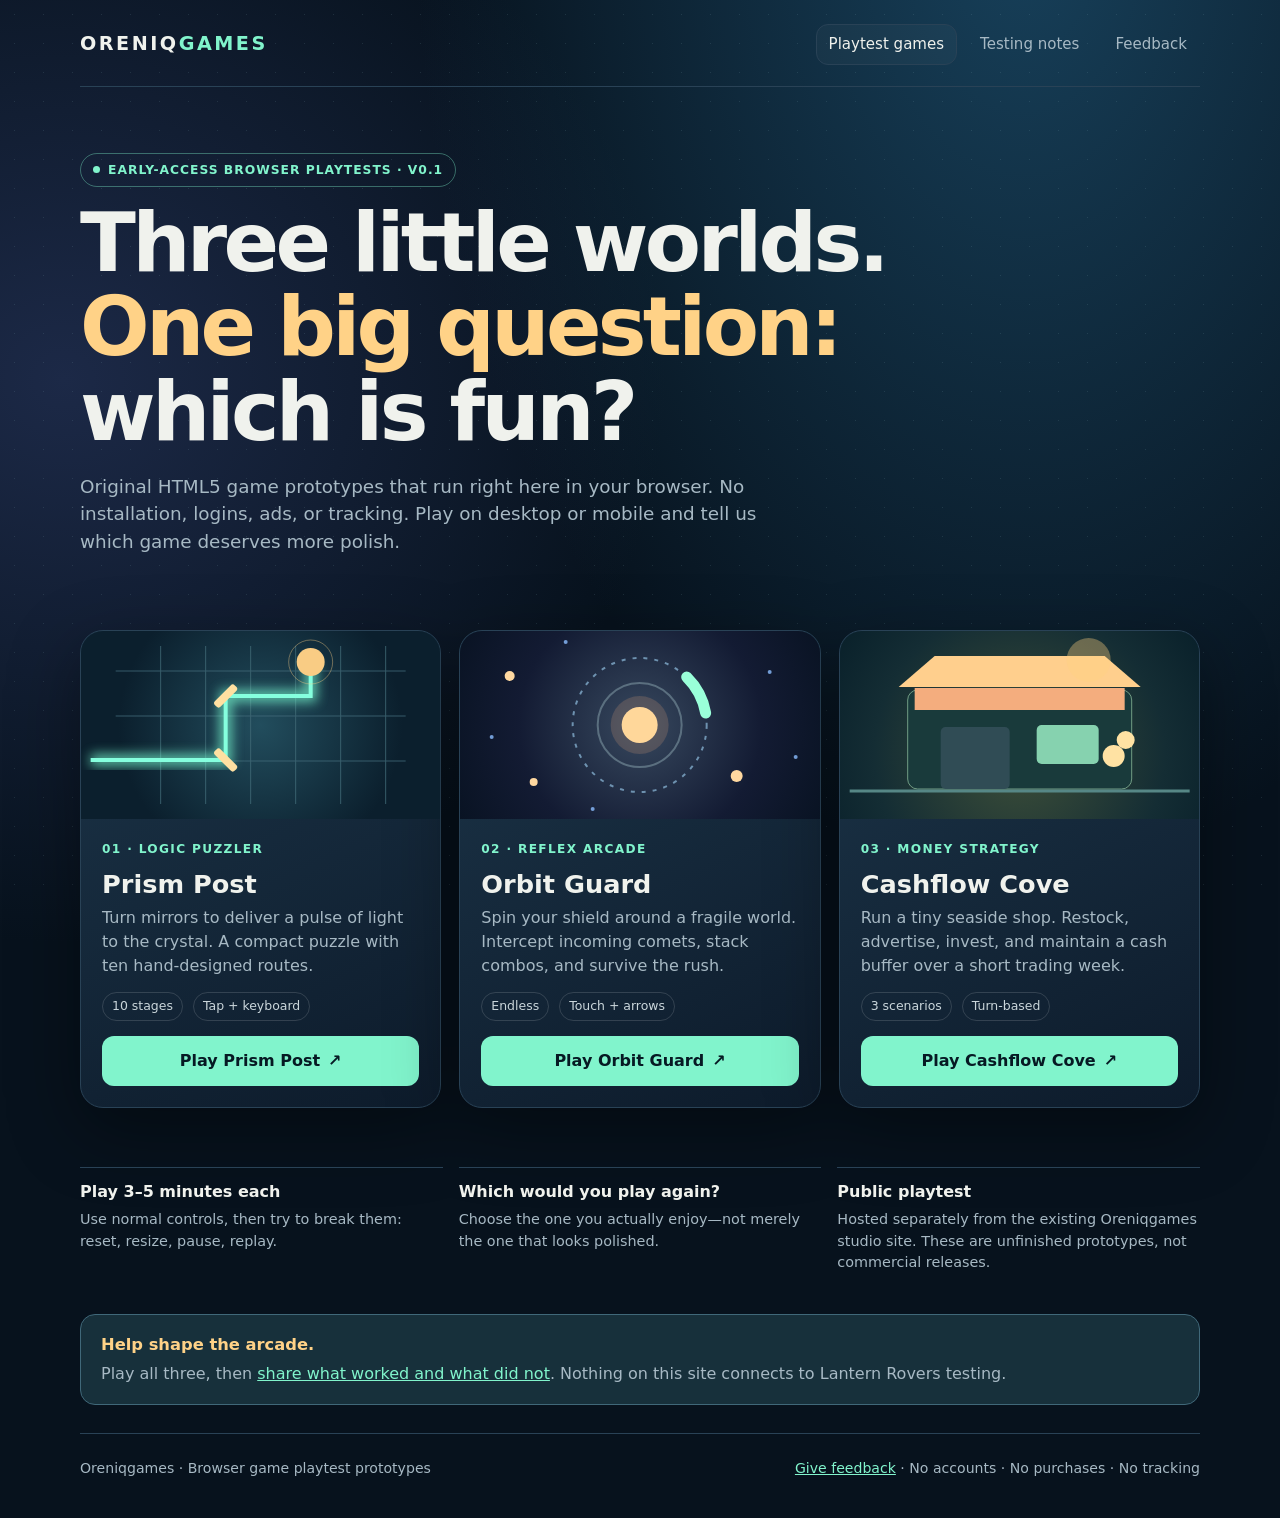
<file: arcade/index.html>
<!doctype html>
<html lang="en"><head><meta charset="UTF-8"><meta name="viewport" content="width=device-width,initial-scale=1"><meta name="theme-color" content="#07121d"><meta name="description" content="Play three original HTML5 browser-game prototypes from Oreniqgames. No accounts or downloads required."><title>Oreniqgames Arcade | Browser Game Playtests</title><meta name="robots" content="noindex,nofollow"><link rel="stylesheet" href="styles.css"></head>
<body><div class="wrap"><header class="topbar"><a class="brand" href="index.html">ORENIQ<span>GAMES</span><span class="sr-only"> Home</span></a><nav class="toplinks" aria-label="Main"><a href="#games" aria-current="page">Playtest games</a><a href="#testing">Testing notes</a><a href="feedback.html">Feedback</a></nav></header><main><section class="hero"><span class="pill">Early-access browser playtests · v0.1</span><h1>Three little worlds.<br><span class="accent">One big question:</span> which is fun?</h1><p class="lead">Original HTML5 game prototypes that run right here in your browser. No installation, logins, ads, or tracking. Play on desktop or mobile and tell us which game deserves more polish.</p></section><section id="games" aria-label="Playtest games"><div class="games-grid">
<article class="game-card"><div class="card-art"><svg viewBox="0 0 340 188" aria-hidden="true"><defs><filter id="glow1"><feGaussianBlur stdDeviation="6"/></filter></defs><g stroke="#426b78" stroke-width="1" opacity=".8"><path d="M70 15V173M115 15V173M160 15V173M205 15V173M250 15V173M295 15V173M25 40H315M25 85H315M25 130H315"/></g><path d="M0 129H135V65H220V31" fill="none" stroke="#77f8cf" stroke-width="12" filter="url(#glow1)" opacity=".75"/><path d="M0 129H135V65H220V31" fill="none" stroke="#85ffde" stroke-width="4"/><g transform="translate(135 129) rotate(45)"><rect x="-14" y="-4" width="28" height="8" rx="3" fill="#ffe0a1"/></g><g transform="translate(135 65) rotate(-45)"><rect x="-14" y="-4" width="28" height="8" rx="3" fill="#ffe0a1"/></g><circle cx="220" cy="31" r="14" fill="#f9cc84"/><circle cx="220" cy="31" r="22" fill="none" stroke="#f9cc84" opacity=".4"/></svg></div><main><span class="tagline">01 · Logic puzzler</span><h2>Prism Post</h2><p>Turn mirrors to deliver a pulse of light to the crystal. A compact puzzle with ten hand-designed routes.</p><div class="meta"><span>10 stages</span><span>Tap + keyboard</span></div><a class="btn wide" href="games/prism-post.html">Play Prism Post <span aria-hidden="true">↗</span></a></main></article>
<article class="game-card"><div class="card-art orbit"><svg viewBox="0 0 340 188" aria-hidden="true"><circle cx="170" cy="94" r="67" stroke="#6e92b0" stroke-width="2" stroke-dasharray="4 7" fill="none"/><circle cx="170" cy="94" r="42" stroke="#a9c9cc" stroke-width="2" opacity=".38" fill="none"/><circle cx="170" cy="94" r="29" fill="#f5ad78" opacity=".18"/><circle cx="170" cy="94" r="18" fill="#ffd79a"/><path d="M217 46 A67 67 0 0 1 236 82" stroke="#9affd9" stroke-width="11" stroke-linecap="round" fill="none"/><g fill="#ffd8a0"><circle cx="40" cy="45" r="5"/><circle cx="267" cy="145" r="6"/><circle cx="64" cy="151" r="4"/></g><g fill="#8bbdff" opacity=".8"><circle cx="22" cy="106" r="2"/><circle cx="300" cy="41" r="2"/><circle cx="96" cy="11" r="2"/><circle cx="326" cy="126" r="2"/><circle cx="123" cy="178" r="2"/></g></svg></div><main><span class="tagline">02 · Reflex arcade</span><h2>Orbit Guard</h2><p>Spin your shield around a fragile world. Intercept incoming comets, stack combos, and survive the rush.</p><div class="meta"><span>Endless</span><span>Touch + arrows</span></div><a class="btn wide" href="games/orbit-guard.html">Play Orbit Guard <span aria-hidden="true">↗</span></a></main></article>
<article class="game-card"><div class="card-art cash"><svg viewBox="0 0 340 188" aria-hidden="true"><rect x="58" y="59" width="224" height="99" rx="10" fill="#193a3b" stroke="#719c84"/><path d="M49 56L85 25H255L291 56" fill="#ffcf8d"/><path d="M65 57V79H275V57" fill="#f4ad7e"/><rect x="91" y="96" width="69" height="62" rx="5" fill="#304c55"/><rect x="187" y="94" width="62" height="39" rx="5" fill="#86d2af"/><circle cx="239" cy="29" r="22" fill="#ffcf81" opacity=".36"/><g fill="#ffe2a3"><circle cx="264" cy="125" r="11"/><circle cx="276" cy="109" r="9"/></g><path d="M0 160H340" stroke="#568786" stroke-width="3"/></svg></div><main><span class="tagline">03 · Money strategy</span><h2>Cashflow Cove</h2><p>Run a tiny seaside shop. Restock, advertise, invest, and maintain a cash buffer over a short trading week.</p><div class="meta"><span>3 scenarios</span><span>Turn-based</span></div><a class="btn wide" href="games/cashflow-cove.html">Play Cashflow Cove <span aria-hidden="true">↗</span></a></main></article>
</div></section><section id="testing" class="info-strip"><div><strong>Play 3–5 minutes each</strong><p>Use normal controls, then try to break them: reset, resize, pause, replay.</p></div><div><strong>Which would you play again?</strong><p>Choose the one you actually enjoy—not merely the one that looks polished.</p></div><div><strong>Public playtest</strong><p>Hosted separately from the existing Oreniqgames studio site. These are unfinished prototypes, not commercial releases.</p></div></section><div class="site-notice"><strong>Help shape the arcade.</strong><span>Play all three, then <a href="feedback.html">share what worked and what did not</a>. Nothing on this site connects to Lantern Rovers testing.</span></div></main><footer class="footer"><span>Oreniqgames · Browser game playtest prototypes</span><span><a href="feedback.html">Give feedback</a> · No accounts · No purchases · No tracking</span></footer></div></body></html>
</file>
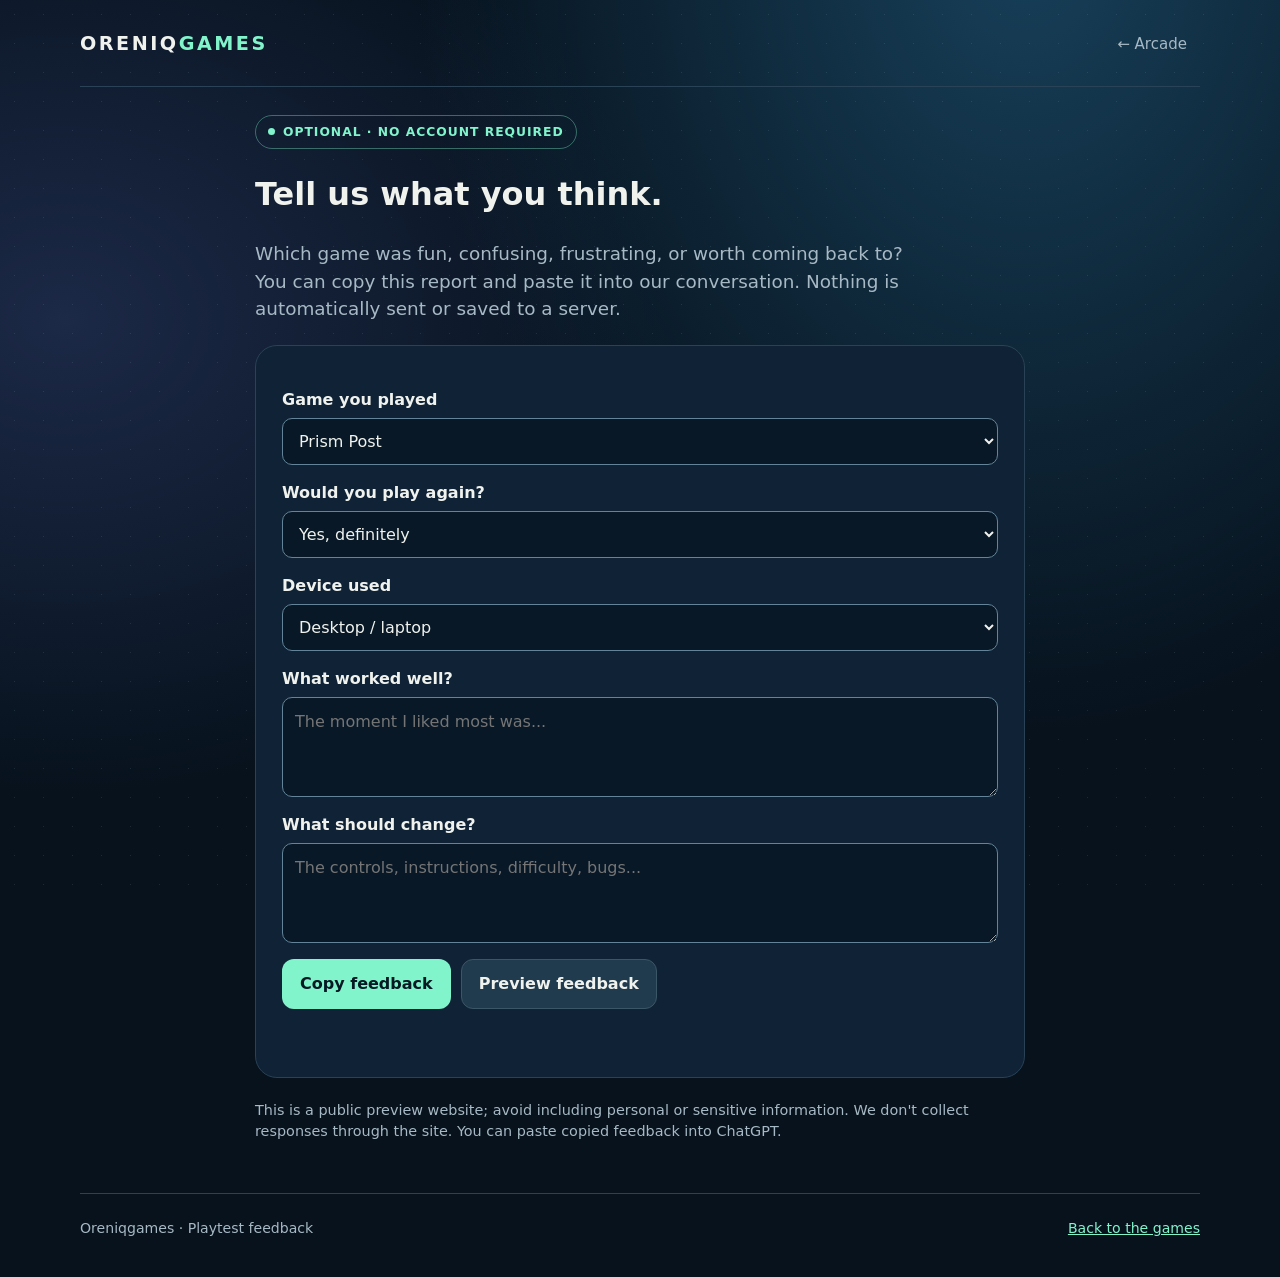
<file: arcade/feedback.html>
<!doctype html><html lang="en"><head><meta charset="UTF-8"><meta name="viewport" content="width=device-width,initial-scale=1"><meta name="theme-color" content="#07121d"><meta name="robots" content="noindex,nofollow"><meta name="description" content="Optional feedback form for Oreniqgames Arcade playtest games."><title>Playtest Feedback | Oreniqgames Arcade</title><link rel="stylesheet" href="styles.css"></head><body><div class="wrap"><header class="topbar"><a class="brand" href="index.html">ORENIQ<span>GAMES</span></a><nav class="toplinks"><a href="index.html">← Arcade</a></nav></header><main class="feedback-shell"><span class="pill">Optional · No account required</span><h1>Tell us what you think.</h1><p class="lead">Which game was fun, confusing, frustrating, or worth coming back to? You can copy this report and paste it into our conversation. Nothing is automatically sent or saved to a server.</p><div class="feedback-card"><form id="review"><div class="field"><label for="game">Game you played</label><select id="game" required><option value="Prism Post">Prism Post</option><option value="Orbit Guard">Orbit Guard</option><option value="Cashflow Cove">Cashflow Cove</option></select></div><div class="field"><label for="rating">Would you play again?</label><select id="rating"><option>Yes, definitely</option><option>Maybe, with improvements</option><option>No</option></select></div><div class="field"><label for="device">Device used</label><select id="device"><option>Desktop / laptop</option><option>Android phone / tablet</option><option>iPhone / iPad</option><option>Other</option></select></div><div class="field"><label for="liked">What worked well?</label><textarea id="liked" placeholder="The moment I liked most was..."></textarea></div><div class="field"><label for="improve">What should change?</label><textarea id="improve" placeholder="The controls, instructions, difficulty, bugs..."></textarea></div><div class="feedback-actions"><button class="btn" type="button" id="copy">Copy feedback</button><button class="btn secondary" type="button" id="previewButton">Preview feedback</button></div><p class="feedback-status" id="status" role="status" aria-live="polite"></p><pre id="preview" class="feedback-preview" hidden></pre></form></div><p class="help-text">This is a public preview website; avoid including personal or sensitive information. We don't collect responses through the site. You can paste copied feedback into ChatGPT.</p></main><footer class="footer">Oreniqgames · Playtest feedback <a href="index.html">Back to the games</a></footer></div><script>(()=>{'use strict';const $=id=>document.getElementById(id);function report(){return ['Oreniqgames Arcade playtest','Game: '+$('game').value,'Play again: '+$('rating').value,'Device: '+$('device').value,'What worked: '+($('liked').value.trim()||'(not provided)'),'What should change: '+($('improve').value.trim()||'(not provided)')].join('\n');}function preview(){$('preview').textContent=report();$('preview').hidden=false;} $('previewButton').addEventListener('click',()=>{preview();$('status').textContent='Preview ready. Copy it if you want to share.';});$('copy').addEventListener('click',async()=>{preview();const value=report();try{await navigator.clipboard.writeText(value);$('status').textContent='Copied! Paste the feedback into ChatGPT.';}catch(e){$('preview').hidden=false;$('status').textContent='Clipboard access was unavailable. Select and copy the text below instead.';}});})();</script></body></html>
</file>
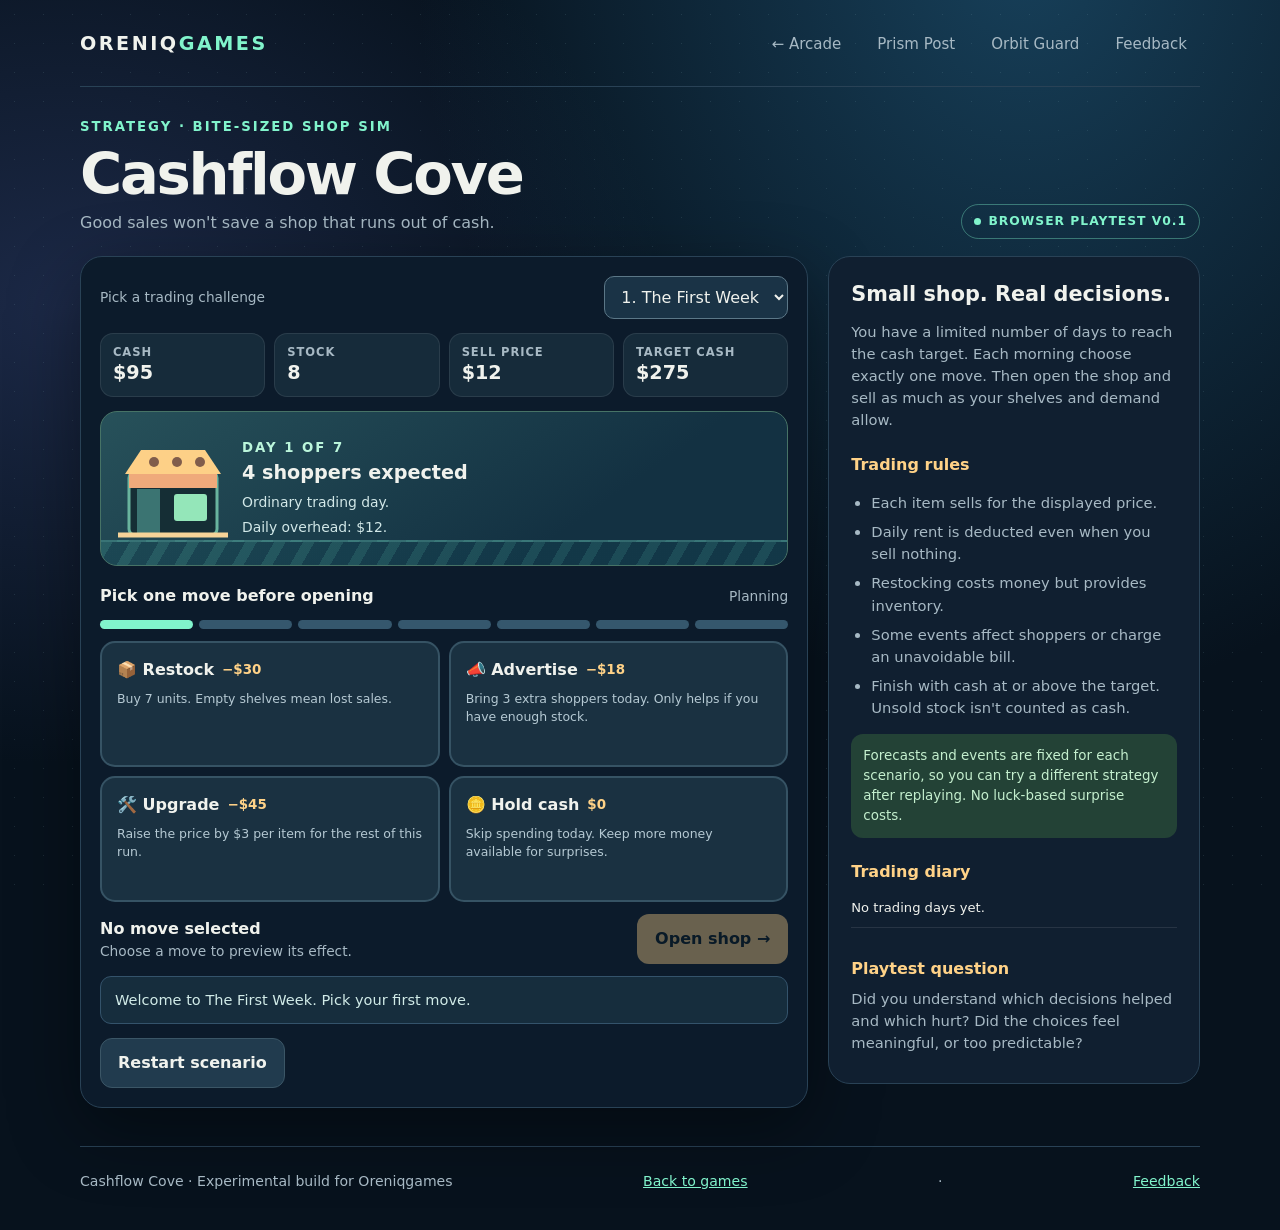
<file: arcade/games/cashflow-cove.html>
<!doctype html><html lang="en"><head><meta charset="UTF-8"><meta name="viewport" content="width=device-width,initial-scale=1"><meta name="theme-color" content="#07121d"><meta name="description" content="Cashflow Cove: original browser shop strategy game about cash reserves and customer demand."><title>Cashflow Cove — Oreniqgames Arcade</title><meta name="robots" content="noindex,nofollow"><link rel="stylesheet" href="../styles.css"><style>
.cove-hud{display:grid;grid-template-columns:repeat(4,minmax(0,1fr));gap:9px;margin-bottom:14px}.cove-hud .stat strong{font-size:1.2rem}.harbor{border:1px solid #477366;background:linear-gradient(145deg,#27515a,#133142 70%);min-height:155px;border-radius:17px;position:relative;overflow:hidden;display:flex;gap:14px;align-items:center;padding:17px;margin-bottom:18px}.harbor:before{content:'';position:absolute;inset:auto 0 0;height:23px;background:repeating-linear-gradient(120deg,#44b6a733 0 10px,#10485744 10px 25px);border-top:2px solid #62b6a965}.shop-icon{flex:0 0 110px;width:110px;height:114px;position:relative;z-index:1}.shop-icon svg{width:100%;height:100%}.forecast{z-index:1;min-width:0}.forecast strong{font-size:1.2rem}.forecast p{color:#d2e8e8;margin:4px 0;font-size:.87rem}.forecast .eyebrow{color:#bbf6db}.action-grid{display:grid;grid-template-columns:repeat(2,minmax(0,1fr));gap:9px;margin:12px 0}.action-card{text-align:left;border-radius:15px;border:2px solid #365364;background:#1a3141;color:var(--paper);padding:15px;display:flex;gap:8px;flex-direction:column;min-height:126px}.action-card:hover{border-color:#8eafaf;background:#233d4b}.action-card.selected{border-color:var(--sun);background:#423d39;box-shadow:0 0 0 2px #ffdf9b30}.action-card span.top{font-size:1rem;font-weight:900;display:flex;align-items:center;justify-content:space-between;gap:8px}.action-card small{color:#b5c9d3;font-size:.78rem;line-height:1.4}.action-card .price{font-size:.84rem;color:var(--sun);white-space:nowrap}.action-card span.top{flex-wrap:wrap}.action-card:disabled{opacity:.48}.deal-row{display:flex;align-items:center;gap:12px;justify-content:space-between;flex-wrap:wrap}.receipt{border:1px solid #456477;background:#0b202d;border-radius:14px;padding:17px;margin-top:16px}.receipt[hidden]{display:none}.receipt h3{margin:0 0 8px;color:var(--mint)}.receipt dl{display:grid;grid-template-columns:1fr auto;gap:8px;margin:0}.receipt dt{color:var(--muted)}.receipt dd{margin:0;font-variant-numeric:tabular-nums;font-weight:800}.receipt hr{border:0;border-top:1px dashed #476479}.daylog{list-style:none;padding:0;margin:0;display:grid;gap:9px;max-height:310px;overflow:auto}.daylog li{border-bottom:1px solid #ffffff18;padding-bottom:9px;font-size:.82rem;display:flex;flex-direction:column;gap:2px}.daylog span{color:var(--muted)}.daylog strong{color:#e2f0e8}.ledger-note{background:#234236;padding:12px;border-radius:12px;color:#c4efce;font-size:.84rem}.event{color:#ffdbb0!important;font-weight:700}.end-state{margin-top:14px;padding:22px;background:#182f3e;border:1px solid #547687;border-radius:18px}.end-state[hidden]{display:none}.end-state h2{margin:5px 0 8px}.end-state p{color:#d1e4e8}.bar-row{display:flex;gap:6px;margin:12px 0}.bar-row i{display:block;flex:1;height:9px;border-radius:6px;background:#35576d}.bar-row i.done{background:var(--mint)}
@media(max-width:500px){.cove-hud{grid-template-columns:repeat(2,minmax(0,1fr))}.action-card{min-height:132px;padding:11px}.harbor{padding:12px}.shop-icon{flex-basis:76px;width:76px;height:84px}}
</style></head><body><div class="wrap"><header class="topbar"><a class="brand" href="../index.html">ORENIQ<span>GAMES</span></a><nav class="toplinks"><a href="../index.html">← Arcade</a><a href="prism-post.html">Prism Post</a><a href="orbit-guard.html">Orbit Guard</a><a href="../feedback.html">Feedback</a></nav></header><main><section class="game-heading"><div><span class="eyebrow">Strategy · Bite-sized shop sim</span><h1>Cashflow Cove</h1><p>Good sales won't save a shop that runs out of cash.</p></div><span class="pill">Browser playtest v0.1</span></section><div class="play-layout"><section class="play-area" aria-label="Game"><div class="board-controls" style="margin-bottom:14px"><label for="scenario" class="small-note">Pick a trading challenge</label><select id="scenario" class="select" aria-label="Choose scenario"><option value="0">1. The First Week</option><option value="1">2. Rainy Season</option><option value="2">3. Festival Rush</option></select></div><div class="cove-hud"><div class="stat"><span>Cash</span><strong id="cash">$0</strong></div><div class="stat"><span>Stock</span><strong id="stock">0</strong></div><div class="stat"><span>Sell price</span><strong id="price">$0</strong></div><div class="stat"><span>Target cash</span><strong id="goal">$0</strong></div></div><div class="harbor"><div class="shop-icon" aria-hidden="true"><svg viewBox="0 0 110 110"><rect x="11" y="38" width="88" height="63" rx="6" fill="#152e35" stroke="#69b49e" stroke-width="3"/><path d="M7 40L23 16H87L103 40Z" fill="#fdd087"/><path d="M11 40H99V54H11" fill="#efaa7b"/><path d="M19 55H42V101H19Z" fill="#3b7472"/><rect x="56" y="60" width="33" height="27" rx="3" fill="#94e6b9"/><path d="M0 101H110" stroke="#f6d398" stroke-width="5"/><circle cx="36" cy="28" r="5" fill="#805d4b"/><circle cx="59" cy="28" r="5" fill="#805d4b"/><circle cx="82" cy="28" r="5" fill="#805d4b"/></svg></div><div class="forecast"><span class="eyebrow" id="dayLabel">Day 1</span><div><strong id="forecast">4 shoppers expected</strong></div><p id="event">Calm skies.</p><p id="rent">Daily overhead: $12.</p></div></div><div class="board-controls"><strong>Pick one move before opening</strong><span id="phaseText" class="small-note">Planning</span></div><div id="days" class="bar-row" aria-hidden="true"></div><div id="actionGrid" class="action-grid"><button class="action-card" data-action="restock" type="button"><span class="top">📦 Restock <span class="price" id="restockCost">−$30</span></span><small>Buy 7 units. Empty shelves mean lost sales.</small></button><button class="action-card" data-action="advertise" type="button"><span class="top">📣 Advertise <span class="price">−$18</span></span><small>Bring 3 extra shoppers today. Only helps if you have enough stock.</small></button><button class="action-card" data-action="upgrade" type="button"><span class="top">🛠️ Upgrade <span class="price">−$45</span></span><small>Raise the price by $3 per item for the rest of this run.</small></button><button class="action-card" data-action="save" type="button"><span class="top">🪙 Hold cash <span class="price">$0</span></span><small>Skip spending today. Keep more money available for surprises.</small></button></div><div class="deal-row"><div><strong id="actionLabel">No move selected</strong><div id="actionHelp" class="small-note">Choose a move to preview its effect.</div></div><button id="open" class="btn sun" disabled>Open shop →</button></div><section id="receipt" class="receipt" hidden><h3 id="receiptTitle">Day summary</h3><dl><dt>Units sold</dt><dd id="sold">0</dd><dt>Sales revenue</dt><dd id="revenue">$0</dd><dt>Action expense</dt><dd id="actionExpense">$0</dd><dt>Rent + event costs</dt><dd id="totalExpense">$0</dd><dt>Closing cash</dt><dd id="closing">$0</dd></dl><hr><button id="continue" class="btn wide">Continue to next day →</button></section><section id="endState" class="end-state" hidden><span class="eyebrow">TRADING WEEK COMPLETE</span><h2 id="endTitle">Nice work!</h2><p id="endText"></p><button id="playAgain" class="btn">Play this scenario again ↻</button></section><div id="cashStatus" class="status" role="status" aria-live="polite">Pick an action for day one.</div><div class="actions"><button id="restart" class="btn secondary">Restart scenario</button></div></section><aside class="sidebar"><h2>Small shop. Real decisions.</h2><p>You have a limited number of days to reach the cash target. Each morning choose exactly one move. Then open the shop and sell as much as your shelves and demand allow.</p><h3>Trading rules</h3><ul><li>Each item sells for the displayed price.</li><li>Daily rent is deducted even when you sell nothing.</li><li>Restocking costs money but provides inventory.</li><li>Some events affect shoppers or charge an unavoidable bill.</li><li>Finish with cash at or above the target. Unsold stock isn't counted as cash.</li></ul><div class="ledger-note">Forecasts and events are fixed for each scenario, so you can try a different strategy after replaying. No luck-based surprise costs.</div><h3>Trading diary</h3><ol class="daylog" id="dayLog" aria-label="Previous trading days"><li>Today's decisions will appear here.</li></ol><div class="orb-tip"><h3>Playtest question</h3><p>Did you understand which decisions helped and which hurt? Did the choices feel meaningful, or too predictable?</p></div></aside></div></main><footer class="footer">Cashflow Cove · Experimental build for Oreniqgames <a href="../index.html">Back to games</a> · <a href="../feedback.html">Feedback</a></footer></div><script src="../js/cashflow.js"></script></body></html>
</file>
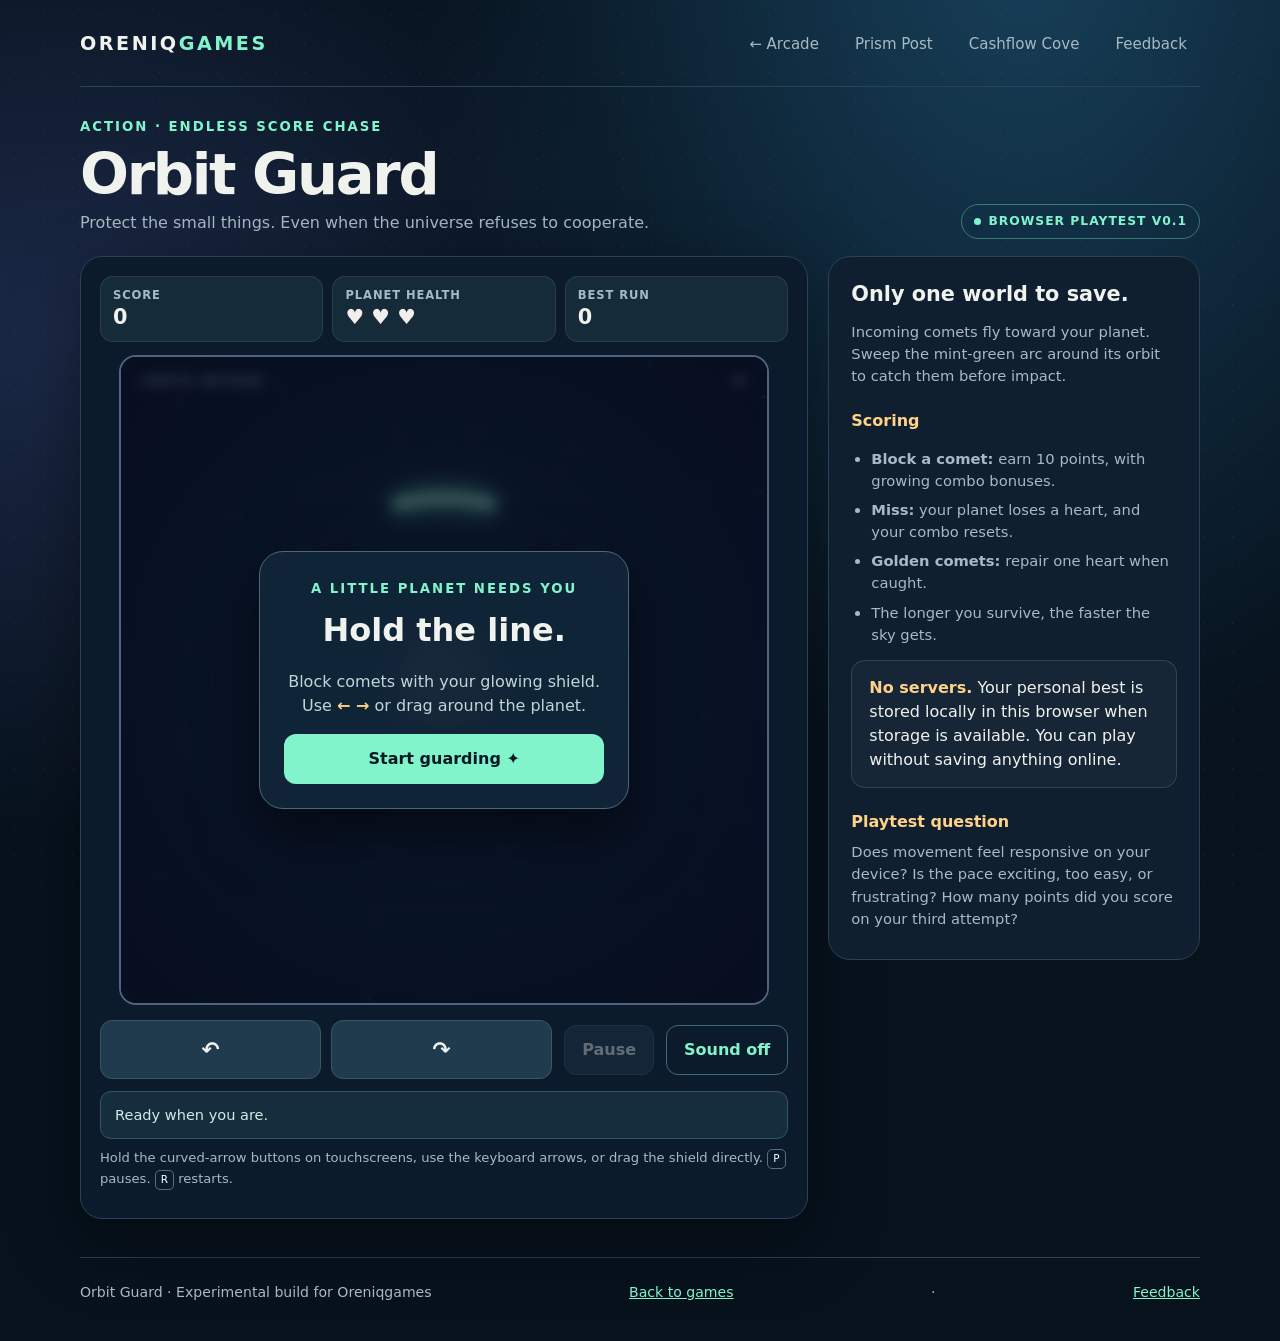
<file: arcade/games/orbit-guard.html>
<!doctype html><html lang="en"><head><meta charset="UTF-8"><meta name="viewport" content="width=device-width,initial-scale=1"><meta name="theme-color" content="#07121d"><meta name="description" content="Orbit Guard: an original browser shield-spinning arcade game."><title>Orbit Guard — Oreniqgames Arcade</title><meta name="robots" content="noindex,nofollow"><link rel="stylesheet" href="../styles.css"><style>
.orbit-screen{position:relative;isolation:isolate;border-radius:17px;overflow:hidden;border:2px solid #526381;background:#070f20;aspect-ratio:1;touch-action:none;max-width:650px;margin-inline:auto}.orbit-screen canvas{display:block;width:100%;height:100%;touch-action:none;cursor:crosshair}.orbit-overlay{position:absolute;inset:0;z-index:3;background:#070f20bf;backdrop-filter:blur(6px);display:grid;place-items:center;padding:16px;text-align:center}.orbit-overlay[hidden]{display:none}.overlay-card{border:1px solid #49697b;background:#12263ae8;border-radius:24px;padding:24px;max-width:370px;box-shadow:0 25px 60px #0008}.overlay-card h2{font-size:clamp(1.5rem,5vw,2rem);margin:6px 0}.overlay-card p{color:#c0d6d6}.overlay-card strong{color:var(--sun)}.orbit-actions{display:flex;gap:12px;flex-wrap:wrap;justify-content:space-between;margin-top:15px}.turn-controls{display:flex;gap:10px;flex:1}.turn{flex:1;font-size:1.35rem;min-height:59px;touch-action:none;user-select:none}.orbit-actions>.btn{align-self:center}.rule{color:var(--muted);font-size:.82rem;margin:9px 0}.orb-tip{border-top:1px solid var(--line);padding-top:14px;margin-top:22px}
</style></head><body><div class="wrap"><header class="topbar"><a class="brand" href="../index.html">ORENIQ<span>GAMES</span></a><nav class="toplinks"><a href="../index.html">← Arcade</a><a href="prism-post.html">Prism Post</a><a href="cashflow-cove.html">Cashflow Cove</a><a href="../feedback.html">Feedback</a></nav></header><main><section class="game-heading"><div><span class="eyebrow">Action · Endless score chase</span><h1>Orbit Guard</h1><p>Protect the small things. Even when the universe refuses to cooperate.</p></div><span class="pill">Browser playtest v0.1</span></section><div class="play-layout"><section class="play-area" aria-label="Game"><div class="statbar"><div class="stat"><span>Score</span><strong id="score">0</strong></div><div class="stat"><span>Planet health</span><strong id="health">♥ ♥ ♥</strong></div><div class="stat"><span>Best run</span><strong id="best">0</strong></div></div><div class="orbit-screen" id="orbitScreen"><canvas id="space" width="640" height="640" tabindex="0" role="img" aria-label="A ring-shaped shield surrounds a small planet. Comets approach from the edges. Rotate your shield to block them.">Canvas is required to play Orbit Guard.</canvas><div id="overlay" class="orbit-overlay"><div class="overlay-card"><span class="eyebrow" id="overlayEyebrow">A LITTLE PLANET NEEDS YOU</span><h2 id="overlayTitle">Hold the line.</h2><p id="overlayDesc">Block comets with your glowing shield. Use <strong>← →</strong> or drag around the planet.</p><button class="btn wide" id="start">Start guarding ✦</button></div></div></div><div class="orbit-actions"><div class="turn-controls"><button class="btn secondary turn" id="left" aria-label="Rotate shield counterclockwise">↶ <span class="sr-only">Counterclockwise</span></button><button class="btn secondary turn" id="right" aria-label="Rotate shield clockwise">↷ <span class="sr-only">Clockwise</span></button></div><button class="btn secondary" id="pause" disabled>Pause</button><button class="btn tertiary" id="sound" aria-pressed="false">Sound off</button></div><div id="orbitStatus" class="status" role="status" aria-live="polite">Ready when you are.</div><p class="rule">Hold the curved-arrow buttons on touchscreens, use the keyboard arrows, or drag the shield directly. <span class="keyboard">P</span> pauses. <span class="keyboard">R</span> restarts.</p></section><aside class="sidebar"><h2>Only one world to save.</h2><p>Incoming comets fly toward your planet. Sweep the mint-green arc around its orbit to catch them before impact.</p><h3>Scoring</h3><ul><li><strong>Block a comet:</strong> earn 10 points, with growing combo bonuses.</li><li><strong>Miss:</strong> your planet loses a heart, and your combo resets.</li><li><strong>Golden comets:</strong> repair one heart when caught.</li><li>The longer you survive, the faster the sky gets.</li></ul><div class="endnote"><b>No servers.</b> Your personal best is stored locally in this browser when storage is available. You can play without saving anything online.</div><h3>Playtest question</h3><p>Does movement feel responsive on your device? Is the pace exciting, too easy, or frustrating? How many points did you score on your third attempt?</p></aside></div></main><footer class="footer">Orbit Guard · Experimental build for Oreniqgames <a href="../index.html">Back to games</a> · <a href="../feedback.html">Feedback</a></footer></div><script src="../js/orbit.js"></script></body></html>
</file>
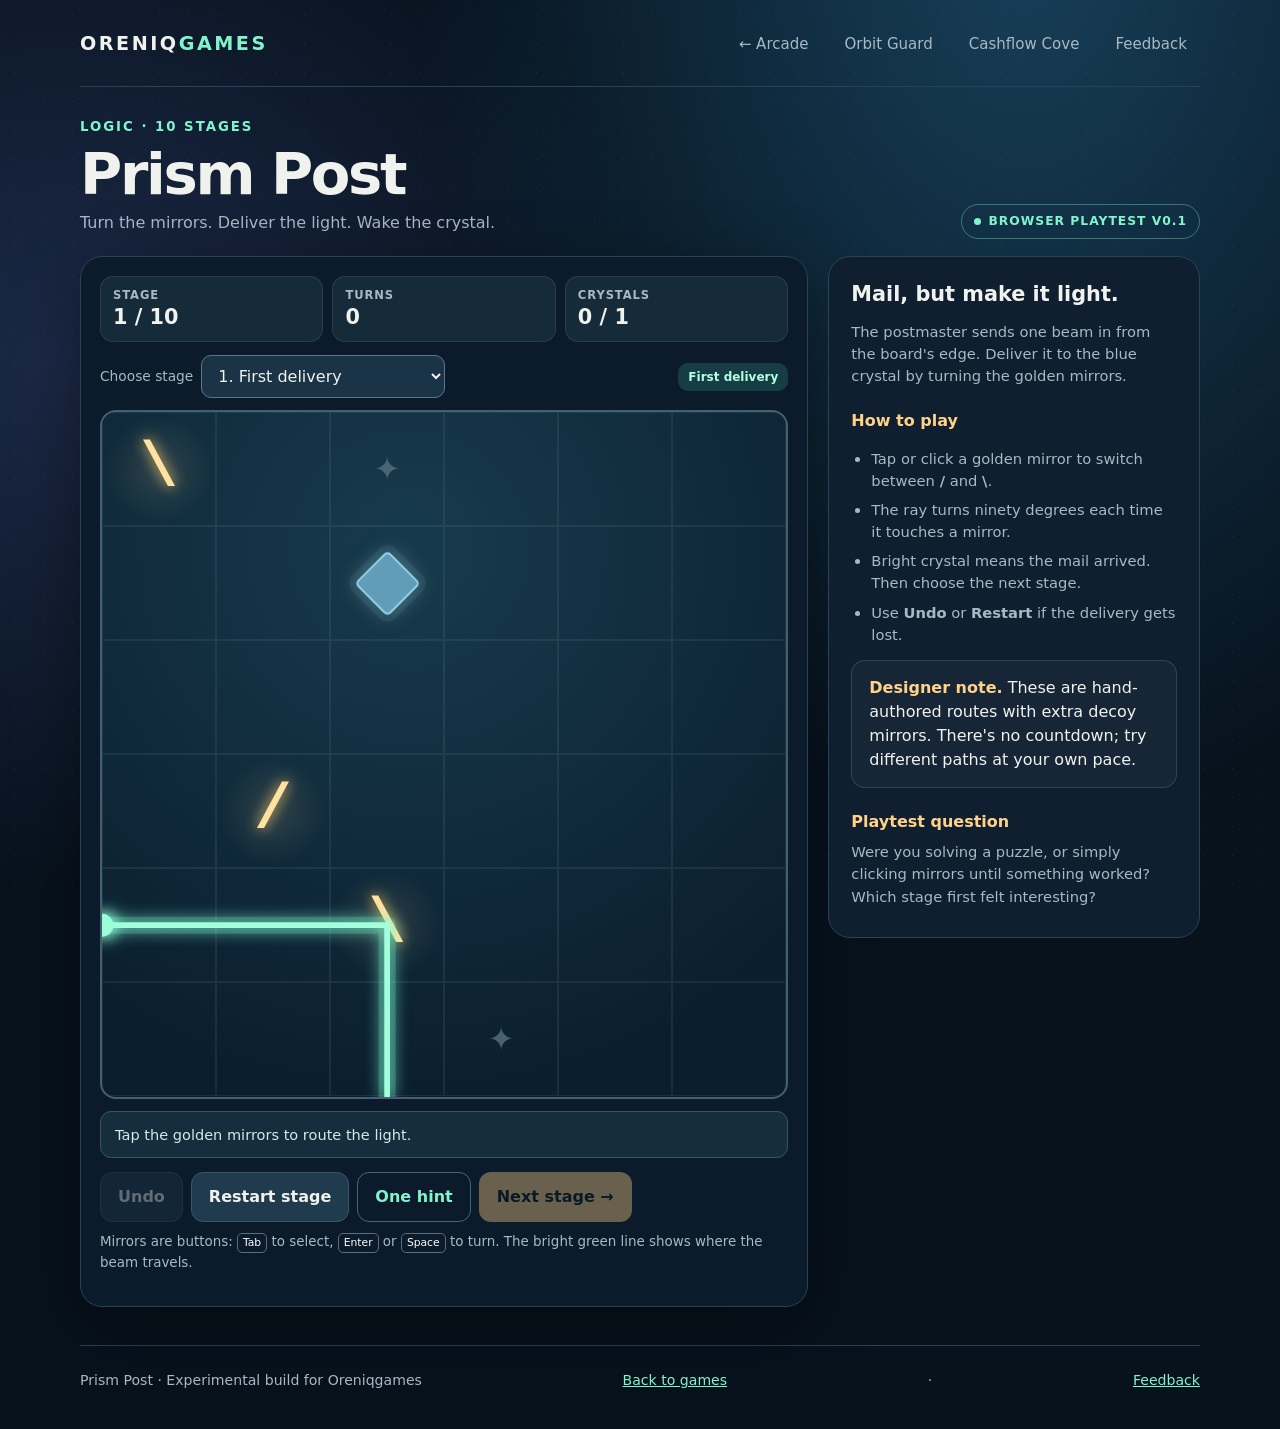
<file: arcade/games/prism-post.html>
<!doctype html><html lang="en"><head><meta charset="UTF-8"><meta name="viewport" content="width=device-width,initial-scale=1"><meta name="theme-color" content="#07121d"><meta name="description" content="Prism Post: original browser light-routing puzzle game."><title>Prism Post — Oreniqgames Arcade</title><meta name="robots" content="noindex,nofollow"><link rel="stylesheet" href="../styles.css"><style>
.prism-board{--cell:calc(100% / 6);position:relative;width:100%;aspect-ratio:1;border:2px solid #426071;border-radius:16px;overflow:hidden;background:radial-gradient(circle at 45% 20%,#173b4c,#0b1e2f 82%)}.prism-grid{position:absolute;inset:0;display:grid;grid-template-columns:repeat(6,minmax(0,1fr));grid-template-rows:repeat(6,minmax(0,1fr))}.prism-tile{display:grid;place-items:center;position:relative;min-width:0;min-height:0;border:1px solid #b5ccdb16;border-radius:0;background:transparent;color:#ffe1a1}.prism-tile.mirror{background:radial-gradient(circle,#ffd89820,transparent 68%)}.prism-tile.mirror:hover{background:#fbd58b31}.prism-tile.mirror:focus-visible{outline-offset:-4px;outline-color:#ffe0aa;z-index:3}.prism-tile.mirror b{font-family:monospace;font-size:clamp(1.9rem,5vw,3.9rem);line-height:1;text-shadow:0 0 14px #ffcf69;user-select:none;font-weight:700;display:block}.prism-tile.target{pointer-events:none}.crystal{display:block;width:42%;height:42%;background:#619cb8;transform:rotate(45deg);border:2px solid #8fcfe0;box-shadow:0 0 0 7px #72adc01a,0 0 20px #87b3c088;border-radius:5px}.crystal.lit{background:#80ffc9;border-color:#f3fff3;box-shadow:0 0 0 10px #70f9cc32,0 0 24px #7df6cc}.prism-tile.blocker:after{content:'✦';color:#577080;font-size:clamp(1.2rem,3vw,2rem);opacity:.8}.light-overlay{position:absolute;inset:0;width:100%;height:100%;pointer-events:none;filter:drop-shadow(0 0 8px #7dfdd5);z-index:2}.source-mark{fill:#99ffda;filter:drop-shadow(0 0 6px #99ffda)}.mirror.touched b{animation:snap 170ms ease-out}@keyframes snap{from{transform:scale(.75)}to{transform:scale(1)}}.stage-badge{display:inline-block;background:#163d43;color:#b3ffe3;padding:5px 10px;border-radius:10px;font-size:.75rem;font-weight:800}.stage-select{display:flex;gap:8px;align-items:center;flex-wrap:wrap}.numline{color:var(--muted);font-size:.84rem;margin-top:10px}
</style></head><body><div class="wrap"><header class="topbar"><a class="brand" href="../index.html">ORENIQ<span>GAMES</span></a><nav class="toplinks"><a href="../index.html">← Arcade</a><a href="orbit-guard.html">Orbit Guard</a><a href="cashflow-cove.html">Cashflow Cove</a><a href="../feedback.html">Feedback</a></nav></header><main><section class="game-heading"><div><span class="eyebrow">Logic · 10 stages</span><h1>Prism Post</h1><p>Turn the mirrors. Deliver the light. Wake the crystal.</p></div><span class="pill">Browser playtest v0.1</span></section><div class="play-layout"><section class="play-area" aria-label="Game"><div class="statbar"><div class="stat"><span>Stage</span><strong id="stageStat">1 / 10</strong></div><div class="stat"><span>Turns</span><strong id="turnStat">0</strong></div><div class="stat"><span>Crystals</span><strong id="litStat">0 / 1</strong></div></div><div class="board-controls" style="margin-bottom:12px"><div class="stage-select"><label for="levelPick" class="small-note">Choose stage</label><select id="levelPick" class="select" aria-label="Choose puzzle stage"></select></div><span id="stageName" class="stage-badge">First delivery</span></div><div class="prism-board" id="board"><div class="prism-grid" id="grid"></div><svg class="light-overlay" id="ray" viewBox="0 0 600 600" aria-hidden="true"><polyline id="glow" fill="none" stroke="#75ffcb" stroke-width="15" stroke-opacity=".22" stroke-linecap="round" stroke-linejoin="round"/><polyline id="beam" fill="none" stroke="#a4ffdc" stroke-width="5" stroke-linecap="round" stroke-linejoin="round"/><circle id="emitter" class="source-mark" r="10"/></svg></div><div class="status" id="status" role="status" aria-live="polite">Tap a glowing mirror to rotate it.</div><div class="actions"><button id="undo" class="btn secondary">Undo</button><button id="reset" class="btn secondary">Restart stage</button><button id="hint" class="btn tertiary">One hint</button><button id="next" class="btn sun" disabled>Next stage →</button></div><p class="numline">Mirrors are buttons: <span class="keyboard">Tab</span> to select, <span class="keyboard">Enter</span> or <span class="keyboard">Space</span> to turn. The bright green line shows where the beam travels.</p></section><aside class="sidebar"><h2>Mail, but make it light.</h2><p>The postmaster sends one beam in from the board's edge. Deliver it to the blue crystal by turning the golden mirrors.</p><h3>How to play</h3><ul><li>Tap or click a golden mirror to switch between <strong>/</strong> and <strong>\</strong>.</li><li>The ray turns ninety degrees each time it touches a mirror.</li><li>Bright crystal means the mail arrived. Then choose the next stage.</li><li>Use <strong>Undo</strong> or <strong>Restart</strong> if the delivery gets lost.</li></ul><div class="endnote"><b>Designer note.</b> These are hand-authored routes with extra decoy mirrors. There's no countdown; try different paths at your own pace.</div><h3>Playtest question</h3><p>Were you solving a puzzle, or simply clicking mirrors until something worked? Which stage first felt interesting?</p></aside></div></main><footer class="footer">Prism Post · Experimental build for Oreniqgames <a href="../index.html">Back to games</a> · <a href="../feedback.html">Feedback</a></footer></div><script src="../js/prism.js"></script></body></html>
</file>
<file: arcade/styles.css>
:root{color-scheme:dark;--bg:#07121d;--panel:#101f30;--panel2:#13283a;--line:#294256;--paper:#f0f2ed;--muted:#a7b9c4;--mint:#81f4cc;--sun:#ffd287;--rose:#ff9ea7;--blue:#88baf7;--shadow:0 22px 70px #0006;font-family:'Trebuchet MS',system-ui,-apple-system,sans-serif}
*{box-sizing:border-box}html{scroll-behavior:smooth}body{margin:0;min-width:300px;background:radial-gradient(ellipse at 80% -5%,#17405a 0%,transparent 42%),radial-gradient(ellipse at 5% 25%,#1c2947 0%,transparent 35%),var(--bg);color:var(--paper);line-height:1.5}body:before{content:'';position:fixed;inset:0;z-index:-1;pointer-events:none;background-image:radial-gradient(#a3cdd4 0.8px,transparent 0.8px);background-size:29px 29px;opacity:.13}button,select{font:inherit}button{cursor:pointer}button:disabled{opacity:.38;cursor:not-allowed;transform:none!important}a{color:inherit}a:focus-visible,button:focus-visible,select:focus-visible{outline:3px solid var(--sun);outline-offset:3px}.wrap{width:min(1120px,calc(100% - 36px));margin:auto}.topbar{display:flex;justify-content:space-between;align-items:center;gap:16px;padding:24px 0 21px;border-bottom:1px solid var(--line)}.brand{font-weight:900;letter-spacing:.13em;text-decoration:none;font-size:1.2rem}.brand span{color:var(--mint)}.toplinks{display:flex;gap:10px;align-items:center;flex-wrap:wrap}.toplinks a{text-decoration:none;color:var(--muted);font-size:.94rem;padding:8px 12px;border:1px solid transparent;border-radius:12px}.toplinks a:hover,.toplinks a[aria-current=page]{color:var(--paper);border-color:var(--line);background:#ffffff08}.pill{display:inline-flex;align-items:center;gap:8px;padding:7px 12px;border:1px solid #81f4cc60;color:var(--mint);border-radius:999px;font-size:.77rem;font-weight:800;letter-spacing:.08em;text-transform:uppercase}.pill:before{content:'';width:7px;height:7px;border-radius:50%;background:currentColor}.eyebrow{color:var(--mint);font-size:.83rem;letter-spacing:.15em;text-transform:uppercase;font-weight:900}.lead{font-size:1.15rem;color:var(--muted);max-width:670px}.hero{padding:66px 0 32px}.hero h1{margin:14px 0 10px;font-size:clamp(2.6rem,6.4vw,5.2rem);line-height:1.03;letter-spacing:-.045em;max-width:900px}.accent{color:var(--sun)}.hero p{max-width:700px}.games-grid{display:grid;grid-template-columns:repeat(3,minmax(0,1fr));gap:18px;margin:24px 0 34px}.game-card{border:1px solid var(--line);border-radius:23px;background:linear-gradient(155deg,#1c3549,#0d1b2b);overflow:hidden;display:flex;flex-direction:column;min-width:0;box-shadow:var(--shadow)}.card-art{height:188px;position:relative;overflow:hidden;display:grid;place-items:center;background:radial-gradient(circle at center,#224d5d,#0b1f2d 70%)}.card-art svg{width:100%;height:100%;max-height:188px}.card-art.orbit{background:radial-gradient(circle,#37485e,#131b33 60%,#091323)}.card-art.cash{background:radial-gradient(circle at 50% 65%,#3f5039,#142d34 67%,#09202a)}.game-card main{padding:21px;flex:1;display:flex;flex-direction:column}.game-card h2{font-size:1.6rem;margin:7px 0 3px}.game-card p{color:var(--muted);margin:0 0 14px;flex:1}.tagline{color:var(--mint);font-size:.76rem;font-weight:900;letter-spacing:.11em;text-transform:uppercase}.meta{display:flex;align-items:center;gap:10px;flex-wrap:wrap;margin-bottom:15px;color:#cad6db;font-size:.78rem}.meta span{border:1px solid #ffffff24;padding:4px 9px;border-radius:999px}.btn{display:inline-flex;align-items:center;justify-content:center;gap:8px;background:var(--mint);border:1px solid transparent;color:#061923;font-weight:900;padding:12px 17px;border-radius:12px;text-decoration:none;white-space:normal;min-height:46px}.btn:hover{filter:brightness(1.06);transform:translateY(-1px)}.btn.secondary{background:#213b4e;color:var(--paper);border-color:#3b5666}.btn.tertiary{background:transparent;color:var(--mint);border-color:#406879}.btn.sun{background:var(--sun)}.btn.rose{background:#532b3c;color:#ffdbe0;border-color:#95546c}.btn.wide{width:100%}.small-note{color:var(--muted);font-size:.86rem}.info-strip{display:grid;grid-template-columns:repeat(3,1fr);gap:16px;padding:25px 0 40px}.info-strip>div{border-top:1px solid var(--line);padding-top:12px}.info-strip strong{display:block;margin-bottom:5px}.info-strip p{margin:0;color:var(--muted);font-size:.9rem}.footer{border-top:1px solid var(--line);padding:24px 0 38px;color:var(--muted);font-size:.88rem;display:flex;justify-content:space-between;gap:12px;flex-wrap:wrap}.game-heading{padding:27px 0 17px;display:flex;align-items:flex-end;justify-content:space-between;gap:16px;flex-wrap:wrap}.game-heading h1{font-size:clamp(2rem,5vw,3.6rem);letter-spacing:-.04em;line-height:1.1;margin:5px 0}.game-heading p{margin:4px 0;color:var(--muted)}.play-layout{display:grid;grid-template-columns:minmax(0,1.45fr) minmax(265px,.74fr);align-items:start;gap:20px;margin-bottom:38px}.play-area{border:1px solid var(--line);padding:19px;border-radius:22px;background:#0c1b2b;box-shadow:var(--shadow);min-width:0}.sidebar{border:1px solid var(--line);background:#101f30;border-radius:22px;padding:22px;min-width:0}.sidebar h2{margin:0 0 11px;font-size:1.3rem}.sidebar h3{font-size:1rem;margin:22px 0 7px;color:var(--sun)}.sidebar p{color:var(--muted);font-size:.92rem;margin:7px 0}.sidebar ul{padding-left:20px;color:var(--muted);font-size:.92rem}.sidebar li{margin:7px 0}.statbar{display:grid;grid-template-columns:repeat(3,minmax(0,1fr));gap:9px;margin-bottom:13px}.stat{border:1px solid #ffffff16;border-radius:13px;padding:10px 12px;background:#162b3a}.stat span{display:block;color:var(--muted);font-size:.72rem;text-transform:uppercase;letter-spacing:.08em;font-weight:800}.stat strong{font-variant-numeric:tabular-nums;font-size:1.3rem;line-height:1.3}.actions{display:flex;flex-wrap:wrap;gap:8px;margin-top:14px}.status{min-height:47px;border:1px solid #34536b;border-radius:11px;padding:12px 14px;background:#162d3d;color:#d1ebe8;margin-top:12px;font-size:.91rem}.status.good{background:#12453c;border-color:#349b7c;color:#d1fced}.status.bad{background:#432537;border-color:#a05c77;color:#ffccd5}.board-label{font-size:.8rem;color:var(--muted);margin:0 0 12px}.keyboard{display:inline-flex;border:1px solid #57707b;padding:1px 5px;border-radius:5px;font-size:.8em;color:#fff}.divider{border:0;border-top:1px solid var(--line);margin:19px 0}.select{border:1px solid #5b7787;border-radius:10px;background:#1a3346;padding:10px 12px;color:var(--paper);min-width:0}.sr-only{position:absolute!important;width:1px;height:1px;padding:0;margin:-1px;overflow:hidden;clip:rect(0,0,0,0);white-space:nowrap;border:0}.measure{font-variant-numeric:tabular-nums}.board-controls{display:flex;align-items:center;justify-content:space-between;gap:10px;flex-wrap:wrap}.inline-note{color:var(--muted);font-size:.82rem;margin:8px 0}.endnote{border:1px solid #ffffff20;background:#ffffff08;padding:15px 17px;border-radius:14px}.endnote b{color:var(--sun)}
@media(max-width:850px){.games-grid{grid-template-columns:repeat(2,minmax(0,1fr))}.play-layout{grid-template-columns:1fr}.sidebar{order:2}.info-strip{grid-template-columns:1fr 1fr}}
@media(max-width:580px){.topbar{align-items:flex-start;flex-direction:column}.hero{padding:38px 0 24px}.games-grid{grid-template-columns:1fr}.card-art{height:166px}.info-strip{grid-template-columns:1fr}.play-area,.sidebar{padding:13px}.game-heading{padding-top:20px}.stat{padding:8px}.stat strong{font-size:1.12rem}.wrap{width:min(100% - 24px,1120px)}.btn{padding:10px 12px}}

.site-notice{border:1px solid #406879;background:#17303b;border-radius:15px;padding:18px 20px;margin:0 0 28px;display:grid;gap:5px}.site-notice strong{color:var(--sun);font-size:1.02rem}.site-notice span{color:var(--muted)}.site-notice a,.footer a{color:var(--mint)}.feedback-shell{max-width:770px;margin:28px auto 50px;padding:0}.feedback-card{border:1px solid var(--line);background:#102236;border-radius:22px;padding:26px;margin:22px 0}.feedback-card h2{margin:0 0 8px;font-size:1.25rem}.feedback-card p{color:var(--muted)}.field{display:grid;gap:6px;margin:16px 0}.field label,.field legend{font-weight:800;color:var(--paper)}.field small{color:var(--muted)}.field select,.field textarea{width:100%;background:#081827;color:var(--paper);border:1px solid #638498;border-radius:10px;padding:12px;font:inherit;font-size:1rem}.field textarea{min-height:100px;resize:vertical}.field option{background:#0c2236}.feedback-actions{display:flex;gap:10px;flex-wrap:wrap;align-items:center}.feedback-preview{white-space:pre-wrap;overflow-wrap:anywhere;border:1px solid var(--line);background:#071827;border-radius:12px;padding:16px;color:#d1e6e3;font-family:ui-monospace,monospace;font-size:.86rem}.help-text{color:var(--muted);font-size:.9rem}.feedback-status{min-height:22px;color:var(--mint);margin:10px 0}.field textarea:focus-visible,.field select:focus-visible{outline:3px solid var(--sun);outline-offset:2px}@media(max-width:560px){.feedback-card{padding:17px}}
</file>
